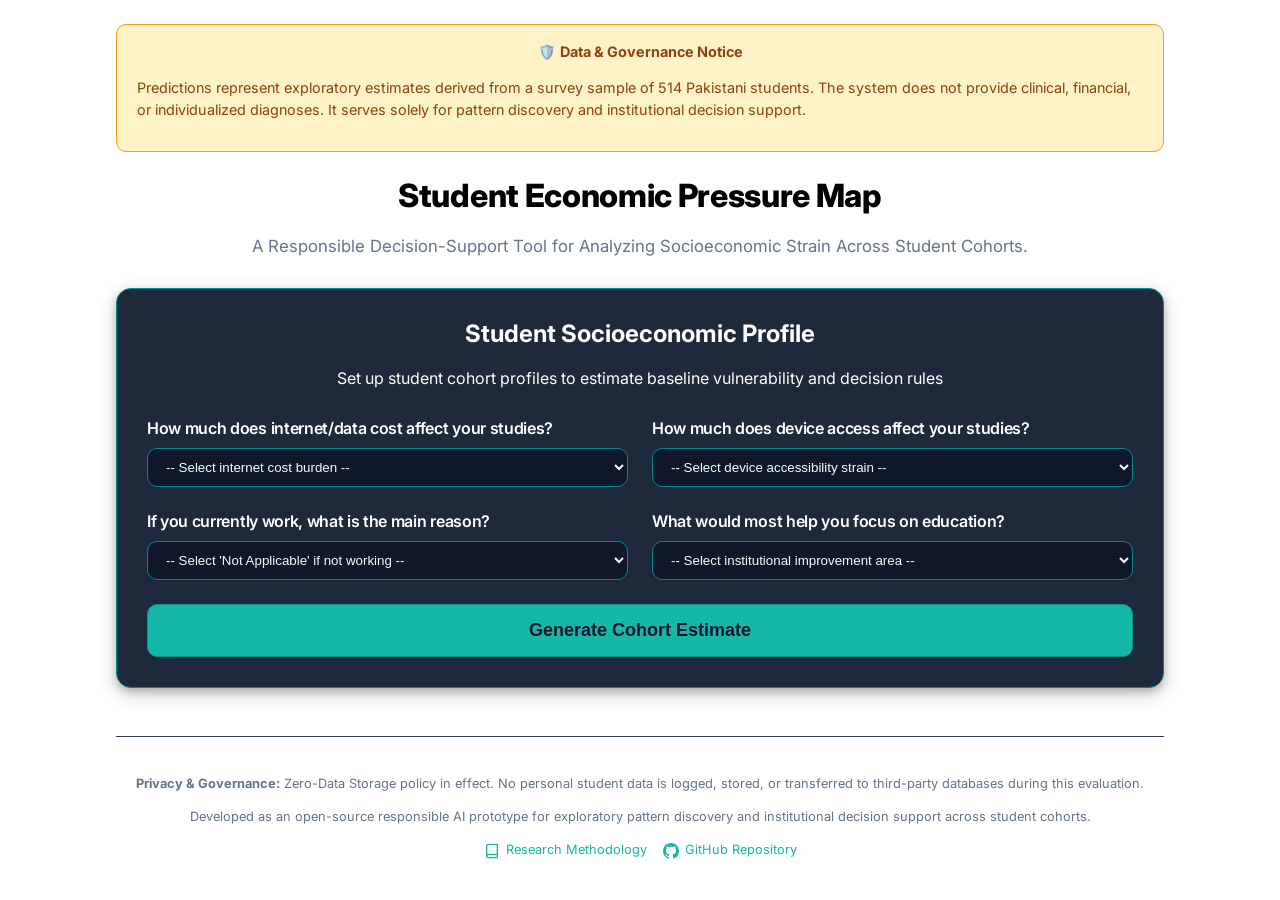
<file: index.html>
<!DOCTYPE html>
<html lang="en">
<head>
    <meta charset="UTF-8">
    <meta name="viewport" content="width=device-width, initial-scale=1.0">
    <title>Student Economic Pressure Map | Decision Support Platform</title>
    <link rel="stylesheet" href="style.css">
    <link href="https://fonts.googleapis.com/css2?family=Inter&display=swap" rel="stylesheet">
    <link rel="icon" type="image/svg+xml" href="assets/favicon.svg">
</head>
<body>

    <div id="app-container" class="app-container">

        <!------------ DISCLAIMER BANNER ------------>

        <section id="disclaimer-banner" class="disclaimer-banner" role="region" aria-label="Governance and Data Ethics Notice">
            <div class="badge-wrapper">
                <span class="icon-holder">
                    &#x1F6E1;&#xFE0F;
                </span>
                <strong>Data & Governance Notice</strong>
                <p class="notice-text">
                    Predictions represent exploratory estimates derived from a survey sample of 514 Pakistani students.  The system does not provide clinical, financial, or individualized diagnoses.  It serves solely for pattern discovery and institutional decision support. 
                </p>
            </div>
        </section>

        <!------------ HEADER (i.e. TITLE + SUBTITLE) ------------>

        <header id="main-header" class="main-header">
            <h1>Student Economic Pressure Map</h1>
            <p class="lead-subtitle">
                A Responsible Decision-Support Tool for Analyzing Socioeconomic Strain Across Student Cohorts.
            </p>
        </header>

        <!------------ MAIN CONTENT ------------>

        <main id="main-content">

            <!------------ SURVEY SECTION ------------>

            <section id="survey-section" class="survey-card">
                <h2>Student Socioeconomic Profile</h2>
                <p>
                    Set up student cohort profiles to estimate baseline vulnerability and decision rules
                </p>
                <form id="prediction-form" novalidate>
                    <div class="dropdown">
                        <label for="internet-cost">How much does internet/data cost affect your studies?</label>
                        <select id="internet-cost" name="internet-cost" required>
                            <option value="">-- Select internet cost burden --</option>
                            <option value="Not at all">Not at all</option>
                            <option value="A little">A little</option>
                            <option value="Moderately">Moderately</option>
                            <option value="A lot">A lot</option>
                        </select>
                    </div>

                    <div class="dropdown">
                        <label for="device-strain">How much does device access affect your studies?</label>
                        <select id="device-strain" name="device-strain" required>
                            <option value="">-- Select device accessibility strain --</option>
                            <option value="Not at all">Not at all</option>
                            <option value="A little">A little</option>
                            <option value="Moderately">Moderately</option>
                            <option value="A lot">A lot</option>
                        </select>
                    </div>

                    <div class="dropdown">
                        <label for="work-motivation">If you currently work, what is the main reason?</label>
                        <select id="work-motivation" name="work-motivation" required>
                            <option value="">-- Select 'Not Applicable' if not working --</option>
                            <option value="Education Cost">Education Cost</option>
                            <option value="Family Support">Family Support</option>
                            <option value="Future savings / Other">Future savings / Other</option>
                            <option value="Personal expenses">Personal expenses</option>
                            <option value="Not Applicable">Not Applicable</option>
                        </select>
                    </div>

                    <div class="dropdown">
                        <label for="institutional-improvement">What would most help you focus on education?</label>
                        <select id="institutional-improvement" name="institutional-improvement" required>
                            <option value="">-- Select institutional improvement area --</option>
                            <option value="Better career guidance">Better career guidance</option>
                            <option value="Better learning resources">Better learning resources</option>
                            <option value="Greater financial stability">Greater financial stability</option>
                            <option value="More flexible study arrangements">More flexible study arrangements</option>
                        </select>
                    </div>

                    <button id="submit-btn" type="submit">Generate Cohort Estimate</button>
                </form>
            </section>

            <!------------ LOADING STATE SECTION ------------>

            <div id="loading-indicator" class="loading-indicator hidden" role="status" aria-live="polite">
                <div class="spinner"></div>

                <p class="loading-title">
                    Generating cohort estimate...
                </p>

                <p id="cold-start-notice" class="cold-start-notice hidden">
                    Connecting to secure backend service (may take up to 45 seconds on initial cold start)...
                </p>
            </div>

            <!------------ RESULTS SECTION ------------>

            <section id="results-section" class="results-card hidden" aria-live="polite" aria-atomic="true">

                <h2>
                    Cohort Vulnerability Estimate
                </h2>
                
                <!------------ Primary Prediction Badge ------------>

                <div class="primary-prediction-badge">
                    <span class="badge-title">
                        Estimated Category:
                    </span>
                    <strong id="predicted-category">
                        Awaiting Input
                    </strong>
                </div>

                <!------------ Probability Distribution Section ------------>

                <div class="probability-distributions">
                    <h3>Cohort Probability Distribution</h3>

                    <!------------ Distribution Row-1 (For Low Pressure) ------------>

                    <div class="distribution-item">
                        <div class="distribution-label-row">
                            <span>Low Pressure</span>
                            <span id="prob-low-val">0%</span>
                        </div>

                        <div class="progress-track" role="progressbar" aria-valuemin="0" aria-valuemax="100" aria-valuenow="0">
                            <div id="prob-low-fill" class="progress-fill fill-low"></div>
                        </div>
                    </div>

                    <!------------ Distribution Row-2 (For Moderate Pressure) ------------>

                    <div class="distribution-item">
                        <div class="distribution-label-row">
                            <span>Moderate Pressure</span>
                            <span id="prob-mod-val">0%</span>
                        </div>

                        <div class="progress-track" role="progressbar" aria-valuemin="0" aria-valuemax="100" aria-valuenow="0">
                            <div id="prob-mod-fill" class="progress-fill fill-mod"></div>
                        </div>
                    </div>

                    <!------------ Distribution Row-3 (For High Pressure) ------------>

                    <div class="distribution-item">
                        <div class="distribution-label-row">
                            <span>High Pressure</span>
                            <span id="prob-high-val">0%</span>
                        </div>

                        <div class="progress-track" role="progressbar" aria-valuemin="0" aria-valuemax="100" aria-valuenow="0">
                            <div id="prob-high-fill" class="progress-fill fill-high"></div>
                        </div>
                    </div>
                </div>

                <!------------ Uncertainty Alert Badge & Decision-Logic Accordion ------------>

                <div id="uncertainty-badge" class="uncertainty-badge hidden" role="status">
                    <span>&#x26A0;&#xFE0F;</span>
                    <strong>Split-Decision Boundary Alert</strong>
                    <p>The model detected high decision uncertainty (closely competing probabilities within a 5% margin or a leading probability below 45%). This indicates a profile exhibiting mixed characteristics where cohort vulnerability is borderline rather than definite.</p>
                </div>

                <!------------ Collapsible Decision-Logic Accordion (Sibling to Badge) ------------>

                <details id="explanation-accordion" class="explanation-accordion">
                    <summary>Why this estimate? (View Decision-Logic Trace)</summary>
                    <div class="accordion-content">
                        <p id="rule-trace-text">
                            Submit a profile to trace the exact decision path and feature interactions used by the model.
                        </p>
                        <p class="rule-footnote">
                            Decision rules reflect aggregated cohort patterns from the training dataset and do not represent deterministic policy criteria.
                        </p>
                    </div>
                </details>

                <!------------ Scenario Reset Button (Sibling to Accordion) ------------>
                <button type="button" id="reset-btn" class="reset-btn">Test Another Profile</button>

            </section>
        </main>

        <footer id="main-footer" class="main-footer">
            <p class="footer-privacy">
                <strong>Privacy & Governance:</strong> Zero-Data Storage policy in effect. No personal student data is logged, stored, or transferred to third-party databases during this evaluation.
            </p>
            <p class="footer-provenance">
                Developed as an open-source responsible AI prototype for exploratory pattern discovery and institutional decision support across student cohorts.
            </p>
            <div class="footer-links">
                <!-- Research Methodology Link with Document / Book Icon -->
                <a href="methodology.html" rel="noopener noreferrer">
                    <svg class="footer-icon" viewBox="0 0 24 24" width="16" height="16" fill="none" stroke="currentColor" stroke-width="2" stroke-linecap="round" stroke-linejoin="round" aria-hidden="true">
                        <path d="M4 19.5A2.5 2.5 0 0 1 6.5 17H20"></path>
                        <path d="M6.5 2H20v20H6.5A2.5 2.5 0 0 1 4 19.5v-15A2.5 2.5 0 0 1 6.5 2z"></path>
                    </svg>
                    Research Methodology
                </a>

                <!-- GitHub Repository Link with Official GitHub Mark SVG -->
                <a href="https://github.com/saleemshahzad08/Student-Economic-Pressure-Map" target="_blank" rel="noopener noreferrer">
                    <svg class="footer-icon" viewBox="0 0 24 24" width="16" height="16" fill="currentColor" aria-hidden="true">
                        <path d="M12 0C5.37 0 0 5.37 0 12c0 5.31 3.435 9.795 8.205 11.385.6.105.825-.255.825-.57 0-.285-.015-1.23-.015-2.235-3.015.555-3.795-.735-4.035-1.41-.135-.345-.72-1.41-1.23-1.695-.42-.225-1.02-.78-.015-.795.945-.015 1.62.87 1.845 1.23 1.08 1.815 2.805 1.305 3.495.99.105-.78.42-1.305.765-1.605-2.67-.3-5.46-1.335-5.46-5.925 0-1.305.465-2.385 1.23-3.225-.12-.3-.54-1.53.12-3.18 0 0 1.005-.315 3.3 1.23.96-.27 1.98-.405 3-.405s2.04.135 3 .405c2.295-1.56 3.3-1.23 3.3-1.23.66 1.65.24 2.88.12 3.18.765.84 1.23 1.905 1.23 3.225 0 4.605-2.805 5.625-5.475 5.925.435.375.81 1.095.81 2.22 0 1.605-.015 2.895-.015 3.3 0 .315.225.69.825.57A12.02 12.02 0 0 0 24 12c0-6.63-5.37-12-12-12z"/>
                    </svg>
                    GitHub Repository
                </a>
            </div>
        </footer>
    </div>

    <script src="app.js"></script>
</body>
</html>
</file>
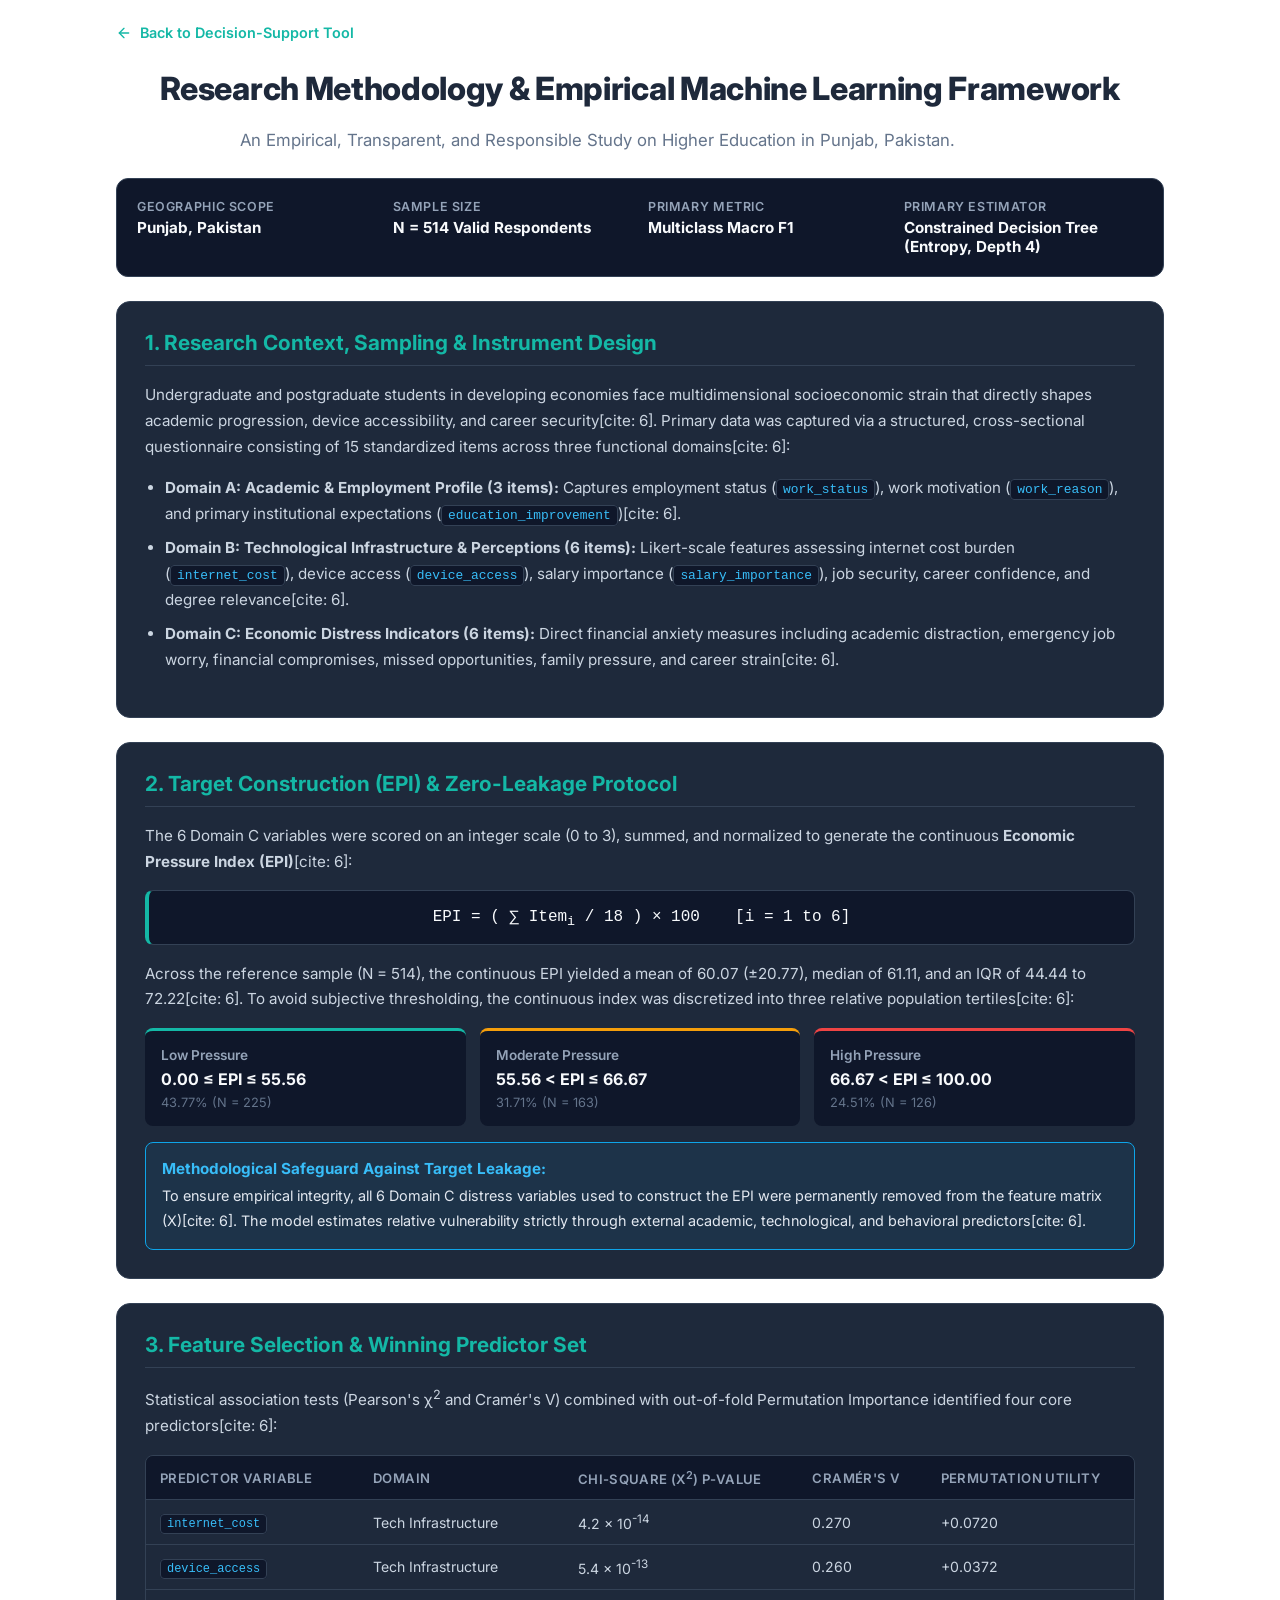
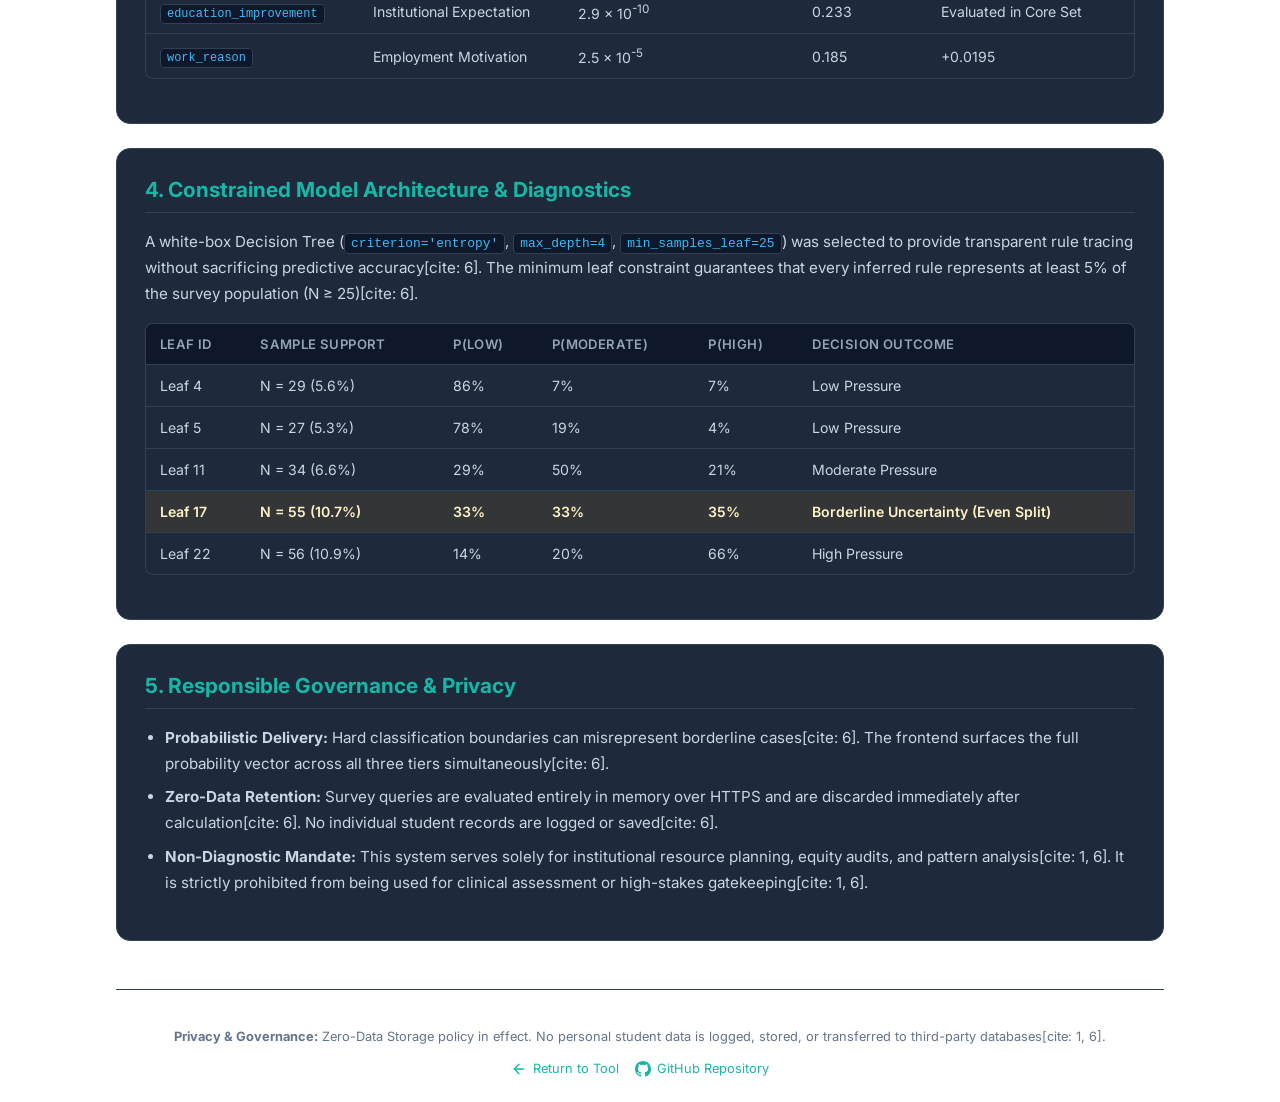
<file: methodology.html>
<!DOCTYPE html>
<html lang="en">
<head>
    <meta charset="UTF-8">
    <meta name="viewport" content="width=device-width, initial-scale=1.0">
    <title>Research Methodology | Student Economic Pressure Map</title>
    <link rel="stylesheet" href="style.css">
    <link href="https://fonts.googleapis.com/css2?family=Inter:wght@400;500;600;700;800&display=swap" rel="stylesheet">
    <link rel="icon" type="image/svg+xml" href="assets/favicon.svg">
</head>
<body>

    <div id="app-container" class="app-container">

        <!------------ TOP NAVIGATION & BACK BUTTON ------------>
        <nav class="subpage-nav">
            <a href="index.html" class="back-link">
                <svg viewBox="0 0 24 24" width="16" height="16" fill="none" stroke="currentColor" stroke-width="2" stroke-linecap="round" stroke-linejoin="round" aria-hidden="true">
                    <line x1="19" y1="12" x2="5" y2="12"></line>
                    <polyline points="12 19 5 12 12 5"></polyline>
                </svg>
                Back to Decision-Support Tool
            </a>
        </nav>

        <!------------ METHODOLOGY HEADER ------------>
        <header class="main-header methodology-header">
            <h1>Research Methodology & Empirical Machine Learning Framework</h1>
            <p class="lead-subtitle">
                An Empirical, Transparent, and Responsible Study on Higher Education in Punjab, Pakistan.
            </p>
        </header>

        <!------------ MAIN DOCUMENTATION CONTENT ------------>
        <main id="main-content" class="methodology-content">

            <!-- Study Overview Matrix -->
            <section class="card-container meta-matrix-card">
                <div class="meta-grid">
                    <div class="meta-item">
                        <span class="meta-label">Geographic Scope</span>
                        <strong class="meta-val">Punjab, Pakistan</strong>
                    </div>
                    <div class="meta-item">
                        <span class="meta-label">Sample Size</span>
                        <strong class="meta-val">N = 514 Valid Respondents</strong>
                    </div>
                    <div class="meta-item">
                        <span class="meta-label">Primary Metric</span>
                        <strong class="meta-val">Multiclass Macro F1</strong>
                    </div>
                    <div class="meta-item">
                        <span class="meta-label">Primary Estimator</span>
                        <strong class="meta-val">Constrained Decision Tree (Entropy, Depth 4)</strong>
                    </div>
                </div>
            </section>

            <!-- Section 1: Research Context & Instrument Design -->
            <section class="card-container doc-section">
                <h2>1. Research Context, Sampling & Instrument Design</h2>
                <p>
                    Undergraduate and postgraduate students in developing economies face multidimensional socioeconomic strain that directly shapes academic progression, device accessibility, and career security[cite: 6]. Primary data was captured via a structured, cross-sectional questionnaire consisting of 15 standardized items across three functional domains[cite: 6]:
                </p>
                <ul class="doc-list">
                    <li><strong>Domain A: Academic & Employment Profile (3 items):</strong> Captures employment status (<code>work_status</code>), work motivation (<code>work_reason</code>), and primary institutional expectations (<code>education_improvement</code>)[cite: 6].</li>
                    <li><strong>Domain B: Technological Infrastructure & Perceptions (6 items):</strong> Likert-scale features assessing internet cost burden (<code>internet_cost</code>), device access (<code>device_access</code>), salary importance (<code>salary_importance</code>), job security, career confidence, and degree relevance[cite: 6].</li>
                    <li><strong>Domain C: Economic Distress Indicators (6 items):</strong> Direct financial anxiety measures including academic distraction, emergency job worry, financial compromises, missed opportunities, family pressure, and career strain[cite: 6].</li>
                </ul>
            </section>

            <!-- Section 2: EPI Target Formulation & Zero-Leakage Protocol -->
            <section class="card-container doc-section">
                <h2>2. Target Construction (EPI) & Zero-Leakage Protocol</h2>
                <p>
                    The 6 Domain C variables were scored on an integer scale (0 to 3), summed, and normalized to generate the continuous <strong>Economic Pressure Index (EPI)</strong>[cite: 6]:
                </p>
                <div class="formula-box">
                    <code>EPI = ( &sum; Item<sub>i</sub> / 18 ) &times; 100 &emsp; [i = 1 to 6]</code>
                </div>
                <p>
                    Across the reference sample (N = 514), the continuous EPI yielded a mean of 60.07 (&plusmn;20.77), median of 61.11, and an IQR of 44.44 to 72.22[cite: 6]. To avoid subjective thresholding, the continuous index was discretized into three relative population tertiles[cite: 6]:
                </p>
                <div class="tertile-grid">
                    <div class="tertile-card border-low">
                        <span class="tertile-name">Low Pressure</span>
                        <strong>0.00 &le; EPI &le; 55.56</strong>
                        <span class="tertile-share">43.77% (N = 225)</span>
                    </div>
                    <div class="tertile-card border-mod">
                        <span class="tertile-name">Moderate Pressure</span>
                        <strong>55.56 &lt; EPI &le; 66.67</strong>
                        <span class="tertile-share">31.71% (N = 163)</span>
                    </div>
                    <div class="tertile-card border-high">
                        <span class="tertile-name">High Pressure</span>
                        <strong>66.67 &lt; EPI &le; 100.00</strong>
                        <span class="tertile-share">24.51% (N = 126)</span>
                    </div>
                </div>
                <div class="callout-box">
                    <strong>Methodological Safeguard Against Target Leakage:</strong>
                    <p>To ensure empirical integrity, all 6 Domain C distress variables used to construct the EPI were permanently removed from the feature matrix (X)[cite: 6]. The model estimates relative vulnerability strictly through external academic, technological, and behavioral predictors[cite: 6].</p>
                </div>
            </section>

            <!-- Section 3: Feature Selection & Experiments -->
            <section class="card-container doc-section">
                <h2>3. Feature Selection & Winning Predictor Set</h2>
                <p>
                    Statistical association tests (Pearson's &chi;<sup>2</sup> and Cram&eacute;r's V) combined with out-of-fold Permutation Importance identified four core predictors[cite: 6]:
                </p>
                <div class="table-wrapper">
                    <table class="doc-table">
                        <thead>
                            <tr>
                                <th>Predictor Variable</th>
                                <th>Domain</th>
                                <th>Chi-Square (&chi;<sup>2</sup>) p-value</th>
                                <th>Cram&eacute;r's V</th>
                                <th>Permutation Utility</th>
                            </tr>
                        </thead>
                        <tbody>
                            <tr>
                                <td><code>internet_cost</code></td>
                                <td>Tech Infrastructure</td>
                                <td>4.2 &times; 10<sup>-14</sup></td>
                                <td>0.270</td>
                                <td>+0.0720</td>
                            </tr>
                            <tr>
                                <td><code>device_access</code></td>
                                <td>Tech Infrastructure</td>
                                <td>5.4 &times; 10<sup>-13</sup></td>
                                <td>0.260</td>
                                <td>+0.0372</td>
                            </tr>
                            <tr>
                                <td><code>education_improvement</code></td>
                                <td>Institutional Expectation</td>
                                <td>2.9 &times; 10<sup>-10</sup></td>
                                <td>0.233</td>
                                <td>Evaluated in Core Set</td>
                            </tr>
                            <tr>
                                <td><code>work_reason</code></td>
                                <td>Employment Motivation</td>
                                <td>2.5 &times; 10<sup>-5</sup></td>
                                <td>0.185</td>
                                <td>+0.0195</td>
                            </tr>
                        </tbody>
                    </table>
                </div>
            </section>

            <!-- Section 4: Model Architecture & Leaf Diagnostics -->
            <section class="card-container doc-section">
                <h2>4. Constrained Model Architecture & Diagnostics</h2>
                <p>
                    A white-box Decision Tree (<code>criterion='entropy'</code>, <code>max_depth=4</code>, <code>min_samples_leaf=25</code>) was selected to provide transparent rule tracing without sacrificing predictive accuracy[cite: 6]. The minimum leaf constraint guarantees that every inferred rule represents at least 5% of the survey population (N &ge; 25)[cite: 6].
                </p>
                <div class="table-wrapper">
                    <table class="doc-table">
                        <thead>
                            <tr>
                                <th>Leaf ID</th>
                                <th>Sample Support</th>
                                <th>P(Low)</th>
                                <th>P(Moderate)</th>
                                <th>P(High)</th>
                                <th>Decision Outcome</th>
                            </tr>
                        </thead>
                        <tbody>
                            <tr>
                                <td>Leaf 4</td>
                                <td>N = 29 (5.6%)</td>
                                <td>86%</td>
                                <td>7%</td>
                                <td>7%</td>
                                <td>Low Pressure</td>
                            </tr>
                            <tr>
                                <td>Leaf 5</td>
                                <td>N = 27 (5.3%)</td>
                                <td>78%</td>
                                <td>19%</td>
                                <td>4%</td>
                                <td>Low Pressure</td>
                            </tr>
                            <tr>
                                <td>Leaf 11</td>
                                <td>N = 34 (6.6%)</td>
                                <td>29%</td>
                                <td>50%</td>
                                <td>21%</td>
                                <td>Moderate Pressure</td>
                            </tr>
                            <tr class="highlight-row">
                                <td>Leaf 17</td>
                                <td>N = 55 (10.7%)</td>
                                <td>33%</td>
                                <td>33%</td>
                                <td>35%</td>
                                <td>Borderline Uncertainty (Even Split)</td>
                            </tr>
                            <tr>
                                <td>Leaf 22</td>
                                <td>N = 56 (10.9%)</td>
                                <td>14%</td>
                                <td>20%</td>
                                <td>66%</td>
                                <td>High Pressure</td>
                            </tr>
                        </tbody>
                    </table>
                </div>
            </section>

            <!-- Section 5: Governance & Non-Diagnostic Positioning -->
            <section class="card-container doc-section">
                <h2>5. Responsible Governance & Privacy</h2>
                <ul class="doc-list">
                    <li><strong>Probabilistic Delivery:</strong> Hard classification boundaries can misrepresent borderline cases[cite: 6]. The frontend surfaces the full probability vector across all three tiers simultaneously[cite: 6].</li>
                    <li><strong>Zero-Data Retention:</strong> Survey queries are evaluated entirely in memory over HTTPS and are discarded immediately after calculation[cite: 6]. No individual student records are logged or saved[cite: 6].</li>
                    <li><strong>Non-Diagnostic Mandate:</strong> This system serves solely for institutional resource planning, equity audits, and pattern analysis[cite: 1, 6]. It is strictly prohibited from being used for clinical assessment or high-stakes gatekeeping[cite: 1, 6].</li>
                </ul>
            </section>

        </main>

        <!------------ FOOTER ------------>
        <footer id="main-footer" class="main-footer">
            <p class="footer-privacy">
                <strong>Privacy & Governance:</strong> Zero-Data Storage policy in effect. No personal student data is logged, stored, or transferred to third-party databases[cite: 1, 6].
            </p>
            <div class="footer-links">
                <a href="index.html">
                    <svg class="footer-icon" viewBox="0 0 24 24" width="16" height="16" fill="none" stroke="currentColor" stroke-width="2" stroke-linecap="round" stroke-linejoin="round" aria-hidden="true">
                        <line x1="19" y1="12" x2="5" y2="12"></line>
                        <polyline points="12 19 5 12 12 5"></polyline>
                    </svg>
                    Return to Tool
                </a>
                <a href="https://github.com/saleemshahzad08/Student-Economic-Pressure-Map" target="_blank" rel="noopener noreferrer">
                    <svg class="footer-icon" viewBox="0 0 24 24" width="16" height="16" fill="currentColor" aria-hidden="true">
                        <path d="M12 0C5.37 0 0 5.37 0 12c0 5.31 3.435 9.795 8.205 11.385.6.105.825-.255.825-.57 0-.285-.015-1.23-.015-2.235-3.015.555-3.795-.735-4.035-1.41-.135-.345-.72-1.41-1.23-1.695-.42-.225-1.02-.78-.015-.795.945-.015 1.62.87 1.845 1.23 1.08 1.815 2.805 1.305 3.495.99.105-.78.42-1.305.765-1.605-2.67-.3-5.46-1.335-5.46-5.925 0-1.305.465-2.385 1.23-3.225-.12-.3-.54-1.53.12-3.18 0 0 1.005-.315 3.3 1.23.96-.27 1.98-.405 3-.405s2.04.135 3 .405c2.295-1.56 3.3-1.23 3.3-1.23.66 1.65.24 2.88.12 3.18.765.84 1.23 1.905 1.23 3.225 0 4.605-2.805 5.625-5.475 5.925.435.375.81 1.095.81 2.22 0 1.605-.015 2.895-.015 3.3 0 .315.225.69.825.57A12.02 12.02 0 0 0 24 12c0-6.63-5.37-12-12-12z"/>
                    </svg>
                    GitHub Repository
                </a>
            </div>
        </footer>

    </div>

</body>
</html>
</file>
<file: style.css>
* {
    box-sizing: border-box;
}

body {
    margin: 0;
    font-family: Inter, system-ui, -apple-system, sans-serif;

}

#app-container {
    max-width: 1080px;
    margin: 0 auto;
    padding: 24px 16px
}

.disclaimer-banner {
    color: #92400E;
    background-color: #FEF3C7;
    border: 1px solid #F59E0B;
    border-radius: 10px;
    padding: 16px 20px;
    line-height: 1.5;
    font-size: 0.9rem;
}
.badge-wrapper {
    text-align: center;
}

.notice-text {
    text-align: left;
}

.main-header {
    margin-top: 24px;
    margin-bottom: 32px;
    text-align: center;
}

h1 {
    font-size: 2rem;
    font-weight: 800;
    letter-spacing: -0.02rem;
}

.lead-subtitle {
    font-size: 1.05rem;
    color: #64748B;
    max-width: 800px;
    margin: auto;
}

.survey-card {
    background-color: #1E293B;
    border: 1px solid darkcyan;
    border-radius: 15px;
    padding: 30px;
    box-shadow: 0 4px 8px 0 rgba(0, 0, 0, 0.2), 0 6px 20px 0 rgba(0, 0, 0, 0.19);
    margin-bottom: 20px;
} 

.survey-card h2, .survey-card p {
    color: white;
    margin-top: 0;
    text-align: center;
}

.survey-card p {
    margin-bottom: 30px;
}

#prediction-form {
  display: flex;
  flex-wrap: wrap;
  gap: 1.5rem;
}

#prediction-form .dropdown {
  flex: 0 0 calc(50% - 0.75rem);
  box-sizing: border-box;
}


#prediction-form .dropdown select,
#prediction-form .dropdown label {
  width: 100%;
  display: block;
}



#prediction-form .dropdown label {
  font-weight: 600;
  letter-spacing: -0.02em;
  color: white;
  margin-bottom: 10px;
}

select {
    cursor: pointer;
    padding: 10px 14px;
    background-color: #0F172A;
    color: #F8FAFC;
    border: 1px solid darkcyan;
    border-radius: 10px;
    box-shadow: 0 1px 2px rgba(0, 0, 0, 0.2);
}

#prediction-form .dropdown input,
#prediction-form .dropdown select {
  transition: border-color 0.2s ease, box-shadow 0.2s ease;
  outline: none;
}

#prediction-form .dropdown input:focus,
#prediction-form .dropdown select:focus {
  border-color: #3B82F6; /* blue */
  box-shadow: 0 0 0 3px #14B8A6; /* focus ring */
}

#submit-btn {
    flex: 0 0 100%;
    padding: 15px 24px;
    font-size: 1.125rem; 
    font-weight: 600; 
    color: #0F172A; 
    background-color: #14B8A6;
    border: 1px solid #0D9488; 
    border-radius: 10px;
    cursor: pointer;
    transition: all 0.2s ease;
    box-shadow: 0 1px 2px rgba(0, 0, 0, 0.1);
}

#submit-btn:hover {
    color: #FFFFFF; 
    background-color: #0D9488; 
    border-color: #0F766E; 
    box-shadow: 0 4px 12px rgba(20, 184, 166, 0.25); 
    transform: translateY(-2px); /* a bit more lift */
}

#submit-btn:active {
    color: #FFFFFF;
    background-color: #0F766E; 
    transform: translateY(0);
    box-shadow: 0 1px 2px rgba(0, 0, 0, 0.1);
}

.results-card {
    background-color: #1E293B;
    border: 1px solid darkcyan;
    border-radius: 15px;
    padding: 30px;
    box-shadow: 0 4px 8px 0 rgba(0, 0, 0, 0.2), 0 6px 20px 0 rgba(0, 0, 0, 0.19);
    margin-bottom: 24px;
}

.results-card h2 {
    color: #F8FAFC;
    margin-top: 0;
    margin-bottom: 20px;
}

.primary-prediction-badge {
    display: flex;
    align-items: center;
    justify-content: space-between;
    background-color: #0F172A;
    border: 1px solid #334155;
    border-radius: 10px;
    padding: 16px 20px;
    margin-bottom: 28px;
    transition: background-color 0.3s ease, border-color 0.3s ease;
}

.badge-title {
    color: #94A3B8;
    font-size: 0.95rem;
    font-weight: 500;
}

#predicted-category {
    font-size: 1.25rem;
    font-weight: 700;
    color: #F8FAFC;
    letter-spacing: -0.01em;
}

.primary-prediction-badge.tone-low {
    border-color: #14B8A6;
    background-color: rgba(20, 184, 166, 0.12);
}

.primary-prediction-badge.tone-mod {
    border-color: #F59E0B;
    background-color: rgba(245, 158, 11, 0.12);
}

.primary-prediction-badge.tone-high {
    border-color: #EF4444;
    background-color: rgba(239, 68, 68, 0.12);
}

.probability-distributions h3 {
    color: #F8FAFC;
    font-size: 1.1rem;
    margin-top: 0;
    margin-bottom: 18px;
}

.distribution-item {
    margin-bottom: 18px;
}

.distribution-item:last-child {
    margin-bottom: 0;
}

.distribution-label-row {
    display: flex;
    justify-content: space-between;
    align-items: center;
    font-size: 0.9rem;
    font-weight: 600;
    color: #CBD5E1;
    margin-bottom: 8px;
}

.progress-track {
    width: 100%;
    height: 16px;
    background-color: #0F172A;
    border-radius: 9999px;
    overflow: hidden;
    box-shadow: inset 0 2px 4px rgba(0, 0, 0, 0.3);
}

.progress-fill {
    width: 0%;
    height: 100%;
    border-radius: 9999px;
    transition: width 0.7s cubic-bezier(0.4, 0, 0.2, 1);
}

.fill-low {
    background-color: #14B8A6;
}

.fill-mod {
    background-color: #F59E0B;
}

.fill-high {
    background-color: #EF4444;
}

.hidden {
    display: none !important;
}

.uncertainty-badge {
    background-color: rgba(245, 158, 11, 0.12);
    border: 1px solid #F59E0B;
    border-left: 4px solid #F59E0B;
    border-radius: 8px;
    padding: 16px 20px;
    margin-top: 24px;
    margin-bottom: 24px;
    color: #FEF3C7;
    font-size: 0.9rem;
    line-height: 1.5;
}

.uncertainty-badge strong {
    display: block;
    color: #FBBF24;
    font-size: 0.95rem;
    margin-bottom: 6px;
}

.uncertainty-badge p {
    margin: 0;
}

.explanation-accordion {
    background-color: #0F172A;
    border: 1px solid #334155;
    border-radius: 10px;
    overflow: hidden;
    margin-top: 24px;
    margin-bottom: 24px;
    transition: border-color 0.2s ease;
}

.explanation-accordion[open] {
    border-color: #14B8A6;
}

.explanation-accordion summary {
    cursor: pointer;
    padding: 14px 18px;
    font-weight: 600;
    font-size: 0.95rem;
    color: #14B8A6;
    user-select: none;
    transition: background-color 0.2s ease, color 0.2s ease;
}

.explanation-accordion summary:hover {
    background-color: rgba(20, 184, 166, 0.08);
}

.accordion-content {
    padding: 16px 18px;
    border-top: 1px solid #334155;
}

#rule-trace-text {
    font-family: ui-monospace, SFMono-Regular, Menlo, Monaco, Consolas, monospace;
    font-size: 0.88rem;
    line-height: 1.6;
    color: #E2E8F0;
    background-color: #0B1120;
    border: 1px solid #1E293B;
    border-radius: 6px;
    padding: 12px 14px;
    margin-top: 0;
    margin-bottom: 12px;
}

.rule-footnote {
    font-size: 0.8rem;
    color: #64748B;
    line-height: 1.4;
    margin: 0;
}

.reset-btn {
    display: block;
    width: 100%;
    padding: 12px 20px;
    font-size: 1rem;
    font-weight: 600;
    color: #94A3B8;
    background-color: transparent;
    border: 1px solid #475569;
    border-radius: 10px;
    cursor: pointer;
    transition: all 0.2s ease;
    text-align: center;
}

.reset-btn:hover {
    color: #F8FAFC;
    border-color: #94A3B8;
    background-color: rgba(255, 255, 255, 0.05);
}

.reset-btn:active {
    background-color: rgba(255, 255, 255, 0.1);
    transform: translateY(1px);
}

.loading-indicator {
    text-align: center;
    padding: 32px 20px;
    background-color: #1E293B;
    border: 1px solid #334155;
    border-radius: 12px;
    margin-bottom: 24px;
}

.spinner {
    width: 42px;
    height: 42px;
    margin: 0 auto 16px auto;
    border: 4px solid #334155;
    border-top: 4px solid #14B8A6;
    border-radius: 50%;
    animation: spin 0.8s linear infinite;
}

@keyframes spin {
    0% { transform: rotate(0deg); }
    100% { transform: rotate(360deg); }
}

.loading-title {
    font-size: 1rem;
    font-weight: 600;
    color: #F8FAFC;
    margin: 0 0 6px 0;
}

.cold-start-notice {
    font-size: 0.85rem;
    color: #F59E0B;
    margin: 0;
    line-height: 1.4;
}

.main-footer {
    margin-top: 48px;
    padding-top: 24px;
    border-top: 1px solid #334155;
    text-align: center;
    color: #64748B;
    font-size: 0.8rem;
    line-height: 1.6;
}

.footer-privacy {
    margin-bottom: 8px;
}

.footer-links {
    margin-top: 12px;
    display: flex;
    justify-content: center;
    gap: 16px;
}

.footer-links a {
    display: inline-flex;
    align-items: center;
    gap: 6px;
    color: #14B8A6;
    text-decoration: none;
    transition: color 0.2s ease;
}

.footer-links a:hover {
    color: #2DD4BF;
    text-decoration: underline;
}

.footer-icon {
    display: inline-block;
    vertical-align: middle;
    flex-shrink: 0;
}

/* ==========================================================================
   Methodology Documentation Styles
   ========================================================================== */

.subpage-nav {
    margin-bottom: 24px;
}

.back-link {
    display: inline-flex;
    align-items: center;
    gap: 8px;
    font-size: 0.9rem;
    font-weight: 600;
    color: #14B8A6;
    text-decoration: none;
    transition: color 0.2s ease, transform 0.2s ease;
}

.back-link:hover {
    color: #2DD4BF;
    transform: translateX(-3px);
}

.methodology-header {
    text-align: left;
    margin-bottom: 28px;
}

.methodology-header h1 {
    font-size: 2rem;
    line-height: 1.25;
    color: #1E293B;
    text-align: center;
}

.doc-section {
    background-color: #1E293B;
    border: 1px solid #334155;
    border-radius: 14px;
    padding: 28px;
    margin-bottom: 24px;
}

.doc-section h2 {
    color: #14B8A6;
    font-size: 1.3rem;
    margin-top: 0;
    margin-bottom: 16px;
    border-bottom: 1px solid #334155;
    padding-bottom: 10px;
}

.doc-section p {
    color: #CBD5E1;
    font-size: 0.95rem;
    line-height: 1.7;
    margin-top: 0;
    margin-bottom: 16px;
}

.doc-list {
    margin: 0 0 16px 0;
    padding-left: 20px;
    color: #CBD5E1;
    line-height: 1.7;
    font-size: 0.95rem;
}

.doc-list li {
    margin-bottom: 8px;
}

.doc-list code,
.doc-section code {
    font-family: ui-monospace, Menlo, Monaco, Consolas, monospace;
    font-size: 0.85em;
    background-color: #0F172A;
    color: #38BDF8;
    padding: 2px 6px;
    border-radius: 4px;
    border: 1px solid #334155;
}

/* Meta Grid Matrix */
.meta-matrix-card {
    background-color: #0F172A;
    border: 1px solid #334155;
    border-radius: 12px;
    padding: 20px;
    margin-bottom: 24px;
}

.meta-grid {
    display: grid;
    grid-template-columns: repeat(auto-fit, minmax(200px, 1fr));
    gap: 16px;
}

.meta-item {
    display: flex;
    flex-direction: column;
    gap: 4px;
}

.meta-label {
    font-size: 0.78rem;
    text-transform: uppercase;
    letter-spacing: 0.05em;
    color: #94A3B8;
    font-weight: 600;
}

.meta-val {
    font-size: 0.95rem;
    color: #F8FAFC;
    font-weight: 700;
}

/* Formula Box */
.formula-box {
    background-color: #0F172A;
    border: 1px solid #334155;
    border-left: 4px solid #14B8A6;
    border-radius: 8px;
    padding: 14px 18px;
    margin: 16px 0;
    text-align: center;
}

.formula-box code {
    color: #F8FAFC;
    font-size: 1rem;
    background: transparent;
    border: none;
}

/* Tertile Cards */
.tertile-grid {
    display: grid;
    grid-template-columns: repeat(auto-fit, minmax(200px, 1fr));
    gap: 14px;
    margin: 16px 0;
}

.tertile-card {
    background-color: #0F172A;
    padding: 16px;
    border-radius: 8px;
    display: flex;
    flex-direction: column;
    gap: 6px;
}

.tertile-name {
    font-size: 0.85rem;
    font-weight: 600;
    color: #94A3B8;
}

.tertile-card strong {
    font-size: 1rem;
    color: #F8FAFC;
}

.tertile-share {
    font-size: 0.8rem;
    color: #64748B;
}

.border-low { border-top: 3px solid #14B8A6; }
.border-mod { border-top: 3px solid #F59E0B; }
.border-high { border-top: 3px solid #EF4444; }

/* Callout Box */
.callout-box {
    background-color: rgba(14, 165, 233, 0.08);
    border: 1px solid #0EA5E9;
    border-radius: 8px;
    padding: 16px;
    margin-top: 16px;
}

.callout-box strong {
    color: #38BDF8;
    display: block;
    margin-bottom: 6px;
    font-size: 0.95rem;
}

.callout-box p {
    margin: 0;
    font-size: 0.9rem;
    color: #E2E8F0;
}

/* Tables */
.table-wrapper {
    overflow-x: auto;
    margin: 16px 0;
    border: 1px solid #334155;
    border-radius: 8px;
}

.doc-table {
    width: 100%;
    border-collapse: collapse;
    font-size: 0.88rem;
    text-align: left;
}

.doc-table th,
.doc-table td {
    padding: 12px 14px;
    border-bottom: 1px solid #334155;
}

.doc-table th {
    background-color: #0F172A;
    color: #94A3B8;
    font-weight: 600;
    font-size: 0.82rem;
    text-transform: uppercase;
    letter-spacing: 0.03em;
}

.doc-table td {
    color: #CBD5E1;
}

.doc-table tr:last-child td {
    border-bottom: none;
}

.doc-table tr.highlight-row {
    background-color: rgba(245, 158, 11, 0.1);
}

.doc-table tr.highlight-row td {
    color: #FEF3C7;
    font-weight: 600;
}


/* ------------------- FOR HANDLING RESPONSIVENESS ------------------- */

/* Dark mode override */
@media (prefers-color-scheme: dark) {
  .disclaimer-banner {
    background-color: #78350F22; 
    border-color: #D97706;       
    color: #D97706;              
  }
}

@media (max-width: 768px) {
  #prediction-form .dropdown {
    flex: 0 0 100%;
  }
}
</file>
